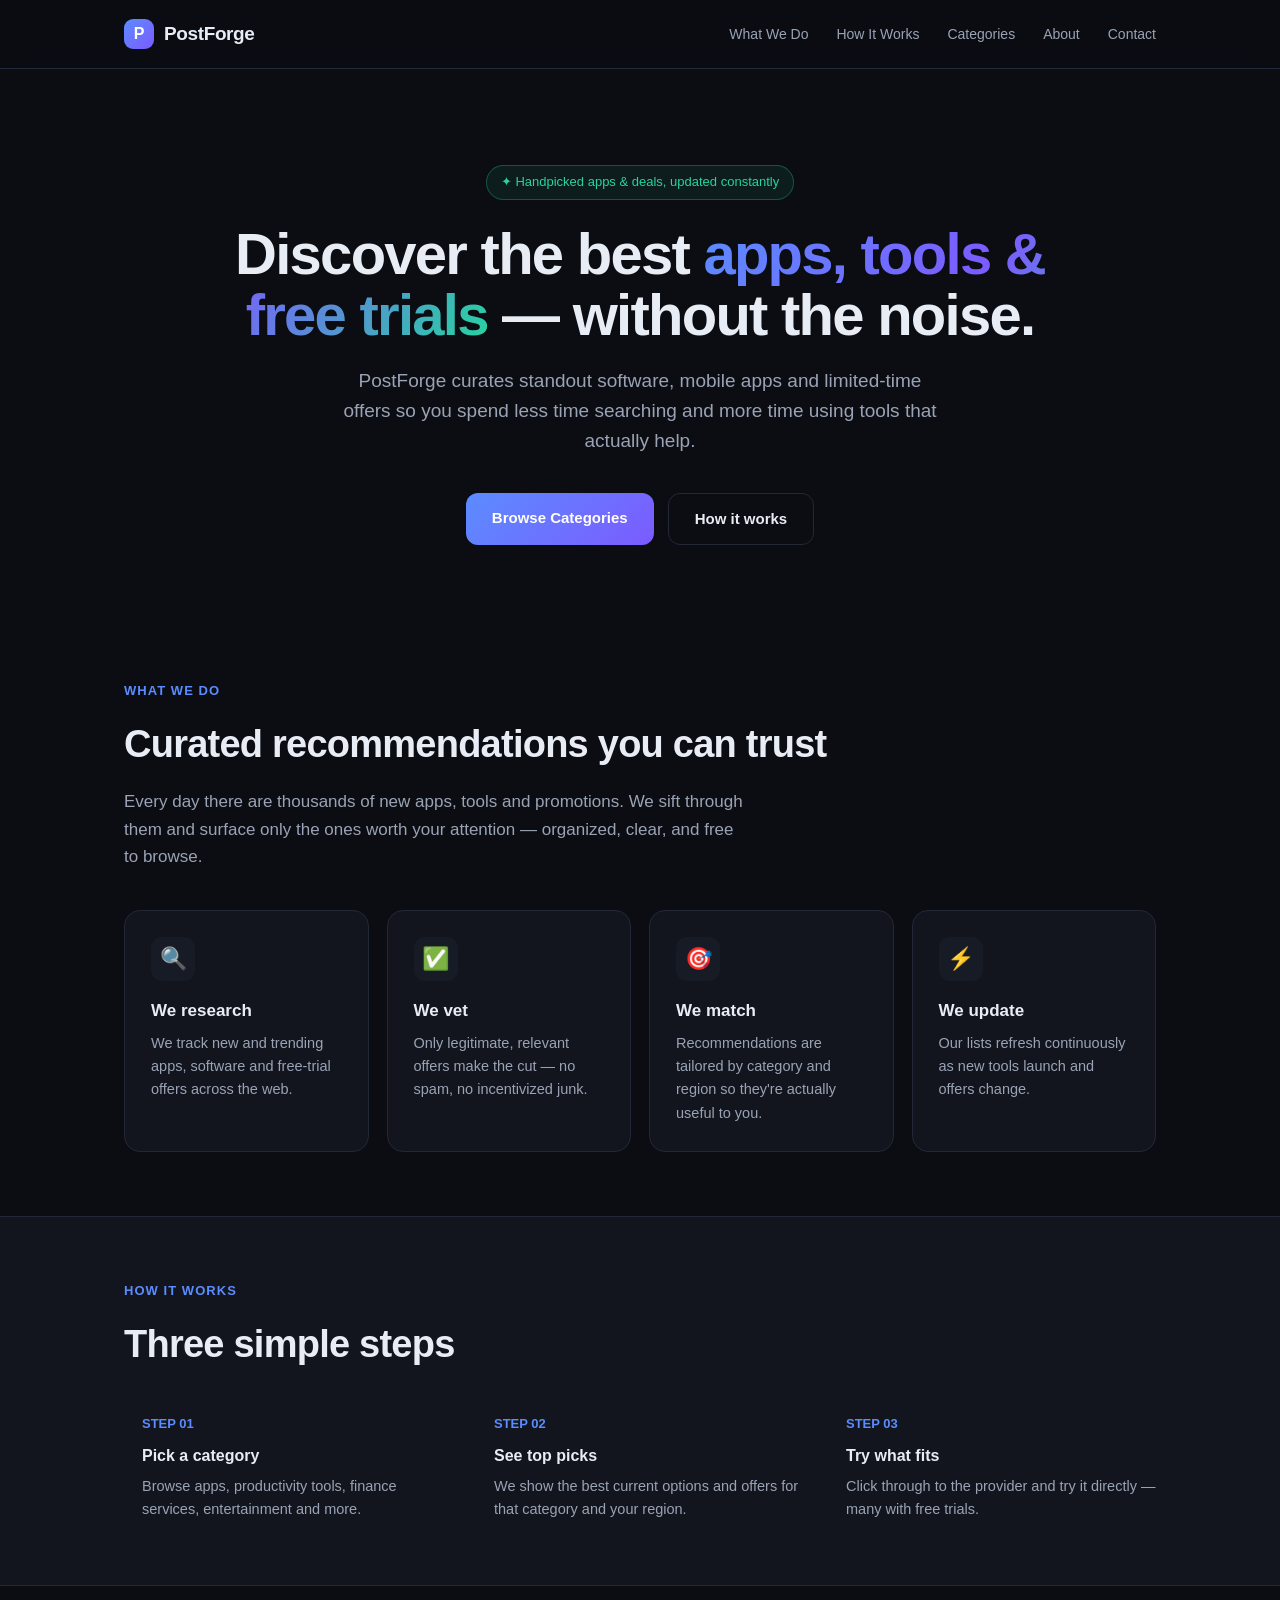
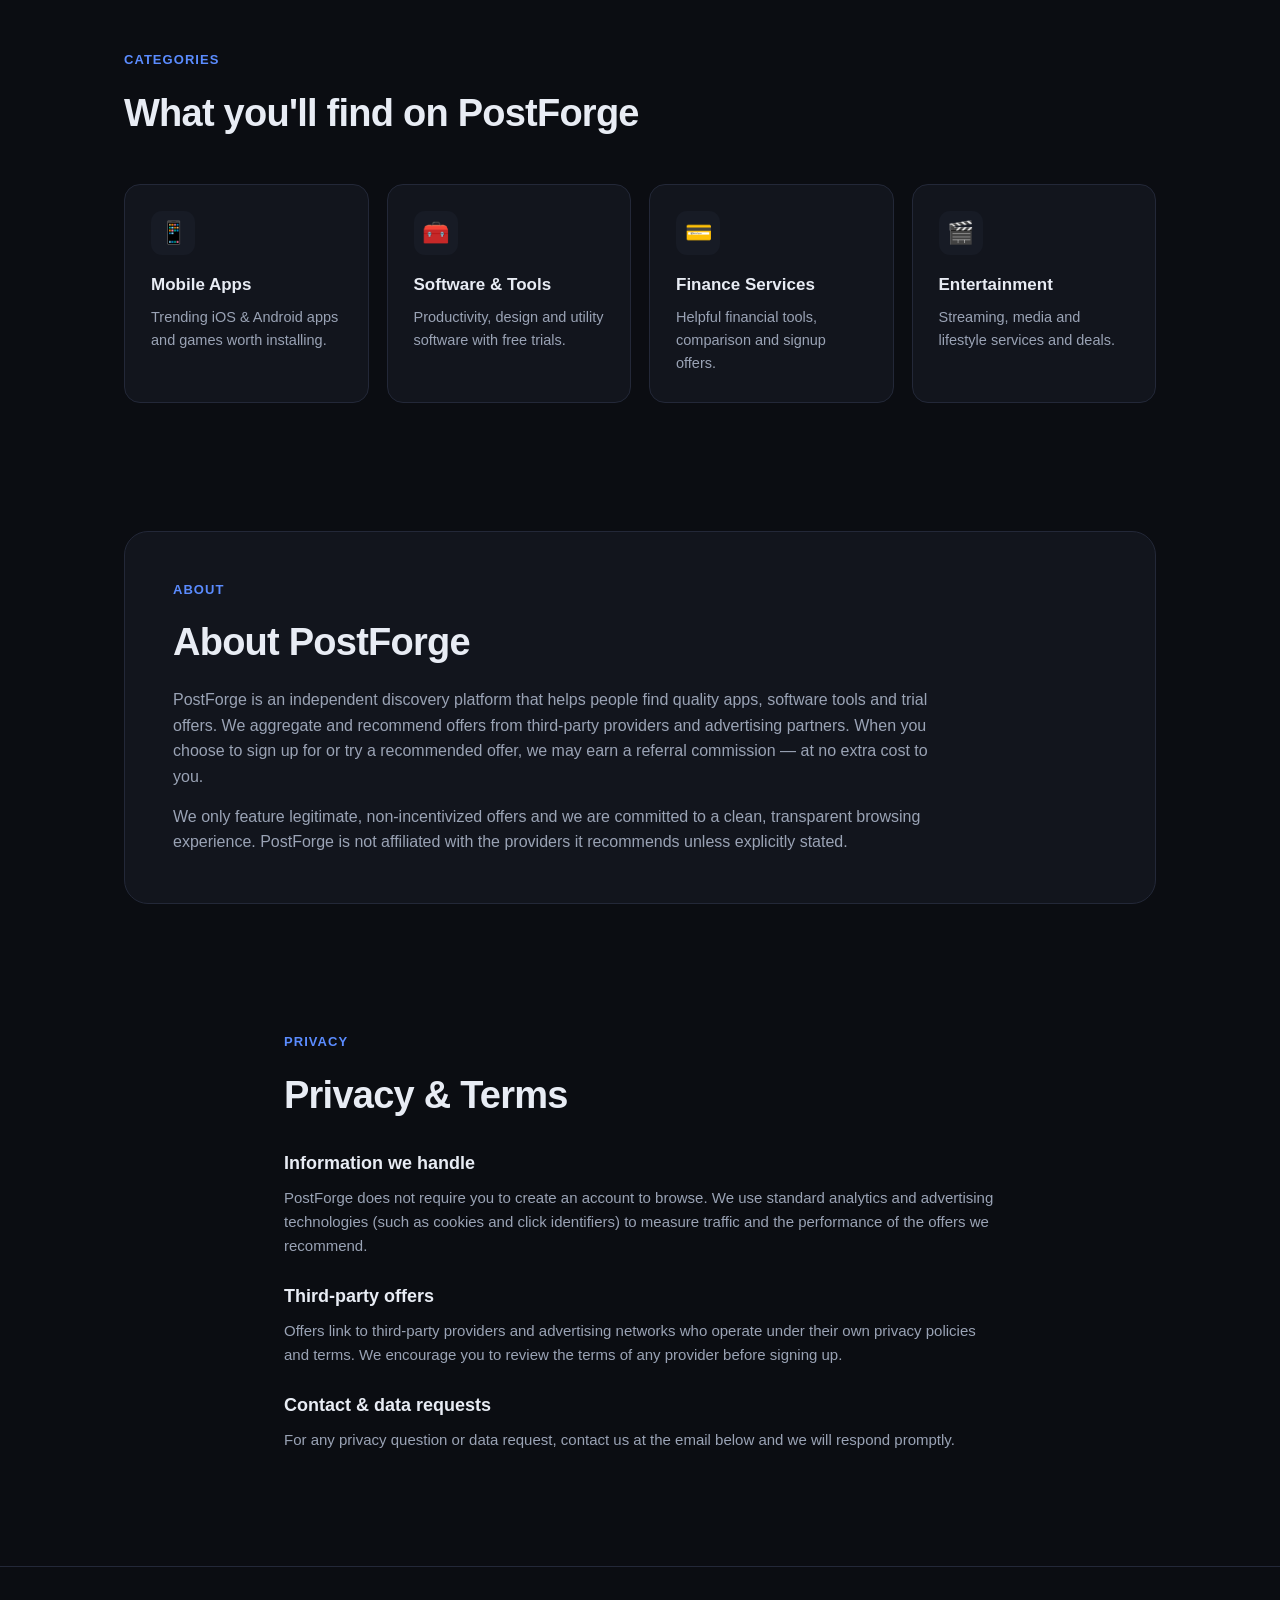
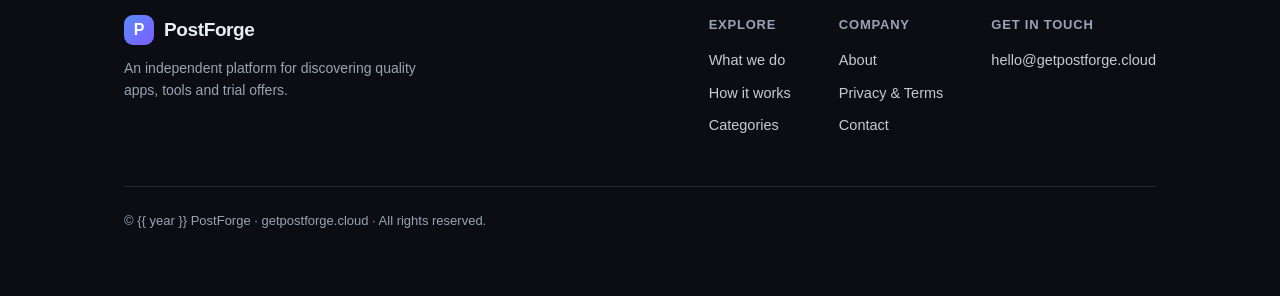
<file: src/templates/index.html>
<!DOCTYPE html>
<html lang="en">
<head>
<meta charset="UTF-8" />
<meta name="viewport" content="width=device-width, initial-scale=1.0" />
<title>PostForge — Discover the Best Apps, Tools & Free Trials</title>
<meta name="description" content="PostForge curates and recommends the best apps, software tools and free-trial offers across categories — handpicked deals worth your time." />
<style>
  :root{
    --bg:#0b0d12; --panel:#12151d; --panel2:#171b25; --line:#232838;
    --text:#e8ecf4; --muted:#9aa3b5; --brand:#5b8cff; --brand2:#7c5bff;
    --accent:#27d39f; --radius:16px;
  }
  *{box-sizing:border-box;margin:0;padding:0}
  html{scroll-behavior:smooth}
  body{font-family:'Inter',-apple-system,BlinkMacSystemFont,'Segoe UI',Roboto,sans-serif;
    background:var(--bg);color:var(--text);line-height:1.6;-webkit-font-smoothing:antialiased}
  a{color:inherit;text-decoration:none}
  .wrap{max-width:1080px;margin:0 auto;padding:0 24px}

  /* nav */
  header{position:sticky;top:0;z-index:10;backdrop-filter:blur(12px);
    background:rgba(11,13,18,.72);border-bottom:1px solid var(--line)}
  nav{display:flex;align-items:center;justify-content:space-between;height:68px}
  .logo{display:flex;align-items:center;gap:10px;font-weight:700;font-size:19px;letter-spacing:-.02em}
  .logo .mark{width:30px;height:30px;border-radius:9px;
    background:linear-gradient(135deg,var(--brand),var(--brand2));display:grid;place-items:center;
    font-size:16px;color:#fff;font-weight:800}
  .nav-links{display:flex;gap:28px;font-size:14px;color:var(--muted)}
  .nav-links a:hover{color:var(--text)}
  @media(max-width:640px){.nav-links{display:none}}

  /* hero */
  .hero{padding:96px 0 72px;text-align:center;position:relative;overflow:hidden}
  .hero::before{content:"";position:absolute;inset:-200px 0 auto 0;height:480px;
    background:radial-gradient(600px 280px at 50% 0,rgba(91,140,255,.18),transparent 70%);pointer-events:none}
  .pill{display:inline-block;font-size:13px;color:var(--accent);
    border:1px solid rgba(39,211,159,.3);background:rgba(39,211,159,.08);
    padding:6px 14px;border-radius:999px;margin-bottom:24px}
  .hero h1{font-size:clamp(34px,6vw,58px);line-height:1.05;letter-spacing:-.03em;font-weight:800;
    max-width:820px;margin:0 auto 20px}
  .hero h1 .grad{background:linear-gradient(120deg,var(--brand),var(--brand2),var(--accent));
    -webkit-background-clip:text;background-clip:text;-webkit-text-fill-color:transparent}
  .hero p{font-size:19px;color:var(--muted);max-width:600px;margin:0 auto 36px}
  .cta-row{display:flex;gap:14px;justify-content:center;flex-wrap:wrap}
  .btn{display:inline-block;padding:13px 26px;border-radius:12px;font-weight:600;font-size:15px;transition:.2s}
  .btn-primary{background:linear-gradient(135deg,var(--brand),var(--brand2));color:#fff}
  .btn-primary:hover{transform:translateY(-2px);box-shadow:0 10px 30px rgba(91,140,255,.35)}
  .btn-ghost{border:1px solid var(--line);color:var(--text)}
  .btn-ghost:hover{border-color:var(--brand)}

  /* sections */
  section{padding:64px 0}
  .eyebrow{color:var(--brand);font-size:13px;font-weight:600;letter-spacing:.08em;text-transform:uppercase;margin-bottom:12px}
  h2{font-size:clamp(26px,4vw,38px);letter-spacing:-.02em;font-weight:800;margin-bottom:14px}
  .lead{color:var(--muted);max-width:620px;font-size:17px}

  .grid{display:grid;grid-template-columns:repeat(auto-fit,minmax(240px,1fr));gap:18px;margin-top:40px}
  .card{background:var(--panel);border:1px solid var(--line);border-radius:var(--radius);padding:26px;transition:.2s}
  .card:hover{border-color:var(--brand);transform:translateY(-3px)}
  .card .ico{width:44px;height:44px;border-radius:11px;background:var(--panel2);
    display:grid;place-items:center;font-size:22px;margin-bottom:16px}
  .card h3{font-size:17px;margin-bottom:8px;font-weight:700}
  .card p{color:var(--muted);font-size:14.5px}

  .steps{display:grid;grid-template-columns:repeat(auto-fit,minmax(220px,1fr));gap:24px;margin-top:40px}
  .step{position:relative;padding-left:18px}
  .step .num{font-size:13px;font-weight:700;color:var(--brand);margin-bottom:8px}
  .step h3{font-size:16px;margin-bottom:6px}
  .step p{color:var(--muted);font-size:14.5px}

  .about{background:var(--panel);border:1px solid var(--line);border-radius:24px;padding:48px}
  .about p{color:var(--muted);font-size:16px;margin-top:14px;max-width:760px}

  /* footer */
  footer{border-top:1px solid var(--line);padding:48px 0 64px;margin-top:40px}
  .foot{display:flex;justify-content:space-between;gap:24px;flex-wrap:wrap;align-items:flex-start}
  .foot .muted{color:var(--muted);font-size:14px;max-width:300px;margin-top:12px}
  .foot-links{display:flex;gap:48px;flex-wrap:wrap}
  .foot-col h4{font-size:13px;text-transform:uppercase;letter-spacing:.06em;color:var(--muted);margin-bottom:14px}
  .foot-col a{display:block;color:var(--text);font-size:14.5px;margin-bottom:9px;opacity:.85}
  .foot-col a:hover{opacity:1;color:var(--brand)}
  .copyright{color:var(--muted);font-size:13px;margin-top:40px;border-top:1px solid var(--line);padding-top:24px}

  /* policy blocks */
  .policy{max-width:760px}
  .policy h3{font-size:18px;margin:24px 0 8px}
  .policy p{color:var(--muted);font-size:15px;margin-bottom:10px}
</style>
</head>
<body>

<header>
  <div class="wrap">
    <nav>
      <div class="logo"><span class="mark">P</span> PostForge</div>
      <div class="nav-links">
        <a href="#what">What We Do</a>
        <a href="#how">How It Works</a>
        <a href="#categories">Categories</a>
        <a href="#about">About</a>
        <a href="#contact">Contact</a>
      </div>
    </nav>
  </div>
</header>

<main>
  <section class="hero">
    <div class="wrap">
      <span class="pill">✦ Handpicked apps & deals, updated constantly</span>
      <h1>Discover the best <span class="grad">apps, tools & free trials</span> — without the noise.</h1>
      <p>PostForge curates standout software, mobile apps and limited-time offers so you spend less time searching and more time using tools that actually help.</p>
      <div class="cta-row">
        <a href="#categories" class="btn btn-primary">Browse Categories</a>
        <a href="#how" class="btn btn-ghost">How it works</a>
      </div>
    </div>
  </section>

  <section id="what">
    <div class="wrap">
      <div class="eyebrow">What we do</div>
      <h2>Curated recommendations you can trust</h2>
      <p class="lead">Every day there are thousands of new apps, tools and promotions. We sift through them and surface only the ones worth your attention — organized, clear, and free to browse.</p>
      <div class="grid">
        <div class="card"><div class="ico">🔍</div><h3>We research</h3><p>We track new and trending apps, software and free-trial offers across the web.</p></div>
        <div class="card"><div class="ico">✅</div><h3>We vet</h3><p>Only legitimate, relevant offers make the cut — no spam, no incentivized junk.</p></div>
        <div class="card"><div class="ico">🎯</div><h3>We match</h3><p>Recommendations are tailored by category and region so they're actually useful to you.</p></div>
        <div class="card"><div class="ico">⚡</div><h3>We update</h3><p>Our lists refresh continuously as new tools launch and offers change.</p></div>
      </div>
    </div>
  </section>

  <section id="how" style="background:var(--panel);border-block:1px solid var(--line)">
    <div class="wrap">
      <div class="eyebrow">How it works</div>
      <h2>Three simple steps</h2>
      <div class="steps">
        <div class="step"><div class="num">STEP 01</div><h3>Pick a category</h3><p>Browse apps, productivity tools, finance services, entertainment and more.</p></div>
        <div class="step"><div class="num">STEP 02</div><h3>See top picks</h3><p>We show the best current options and offers for that category and your region.</p></div>
        <div class="step"><div class="num">STEP 03</div><h3>Try what fits</h3><p>Click through to the provider and try it directly — many with free trials.</p></div>
      </div>
    </div>
  </section>

  <section id="categories">
    <div class="wrap">
      <div class="eyebrow">Categories</div>
      <h2>What you'll find on PostForge</h2>
      <div class="grid">
        <div class="card"><div class="ico">📱</div><h3>Mobile Apps</h3><p>Trending iOS & Android apps and games worth installing.</p></div>
        <div class="card"><div class="ico">🧰</div><h3>Software & Tools</h3><p>Productivity, design and utility software with free trials.</p></div>
        <div class="card"><div class="ico">💳</div><h3>Finance Services</h3><p>Helpful financial tools, comparison and signup offers.</p></div>
        <div class="card"><div class="ico">🎬</div><h3>Entertainment</h3><p>Streaming, media and lifestyle services and deals.</p></div>
      </div>
    </div>
  </section>

  <section id="about">
    <div class="wrap">
      <div class="about">
        <div class="eyebrow">About</div>
        <h2>About PostForge</h2>
        <p>PostForge is an independent discovery platform that helps people find quality apps, software tools and trial offers. We aggregate and recommend offers from third-party providers and advertising partners. When you choose to sign up for or try a recommended offer, we may earn a referral commission — at no extra cost to you.</p>
        <p>We only feature legitimate, non-incentivized offers and we are committed to a clean, transparent browsing experience. PostForge is not affiliated with the providers it recommends unless explicitly stated.</p>
      </div>
    </div>
  </section>

  <section id="privacy">
    <div class="wrap policy">
      <div class="eyebrow">Privacy</div>
      <h2>Privacy &amp; Terms</h2>
      <h3>Information we handle</h3>
      <p>PostForge does not require you to create an account to browse. We use standard analytics and advertising technologies (such as cookies and click identifiers) to measure traffic and the performance of the offers we recommend.</p>
      <h3>Third-party offers</h3>
      <p>Offers link to third-party providers and advertising networks who operate under their own privacy policies and terms. We encourage you to review the terms of any provider before signing up.</p>
      <h3>Contact &amp; data requests</h3>
      <p>For any privacy question or data request, contact us at the email below and we will respond promptly.</p>
    </div>
  </section>
</main>

<footer id="contact">
  <div class="wrap">
    <div class="foot">
      <div>
        <div class="logo"><span class="mark">P</span> PostForge</div>
        <p class="muted">An independent platform for discovering quality apps, tools and trial offers.</p>
      </div>
      <div class="foot-links">
        <div class="foot-col">
          <h4>Explore</h4>
          <a href="#what">What we do</a>
          <a href="#how">How it works</a>
          <a href="#categories">Categories</a>
        </div>
        <div class="foot-col">
          <h4>Company</h4>
          <a href="#about">About</a>
          <a href="#privacy">Privacy &amp; Terms</a>
          <a href="mailto:hello@getpostforge.cloud">Contact</a>
        </div>
        <div class="foot-col">
          <h4>Get in touch</h4>
          <a href="mailto:hello@getpostforge.cloud">hello@getpostforge.cloud</a>
        </div>
      </div>
    </div>
    <div class="copyright">© {{ year }} PostForge · getpostforge.cloud · All rights reserved.</div>
  </div>
</footer>

</body>
</html>
</file>
